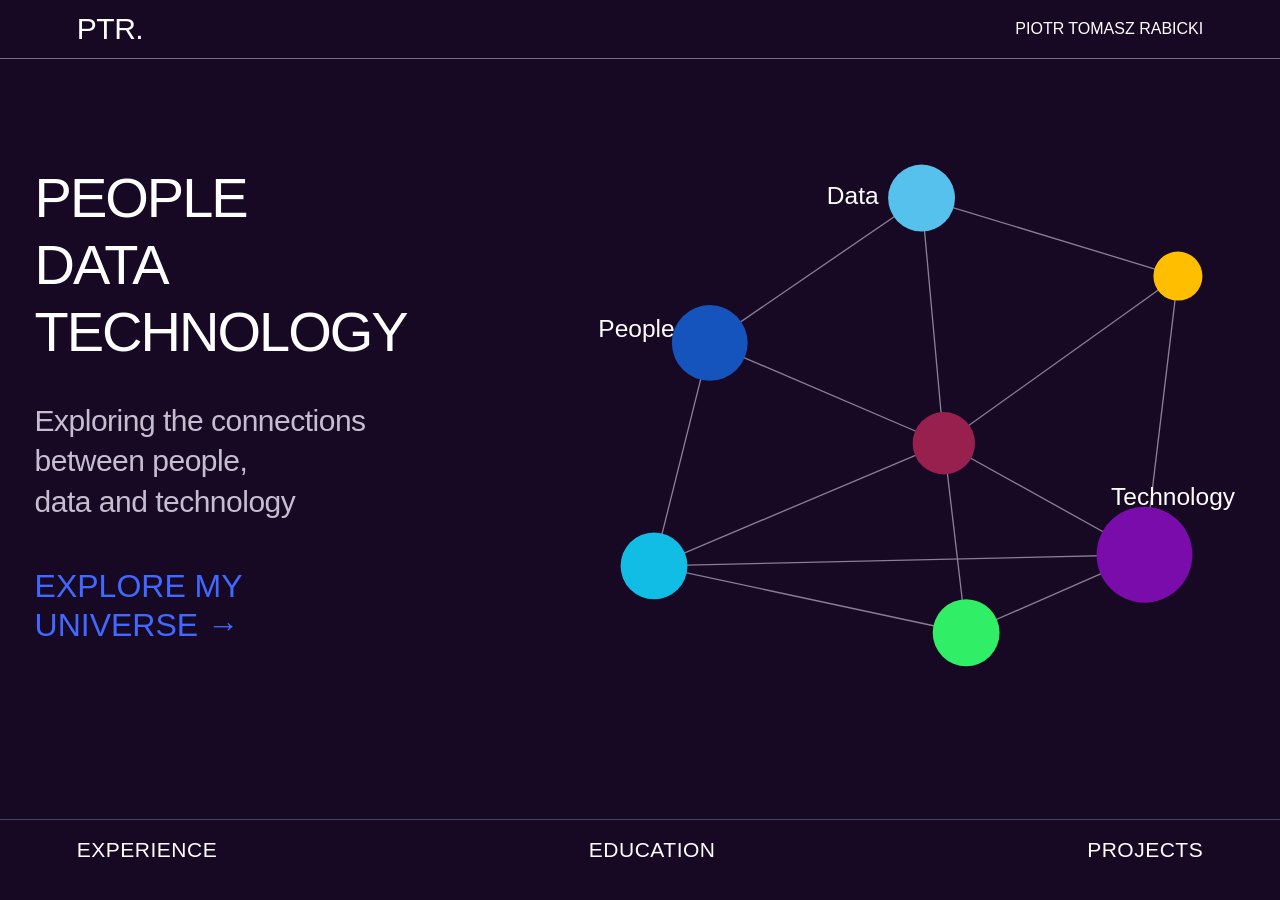
<file: index.html>
<!DOCTYPE html>
<html lang="en">
<head>
    <meta charset="UTF-8">
    <meta name="viewport" content="width=device-width, initial-scale=1.0">
    <title>PTR | People, Data & Technology</title>
    <link rel="stylesheet" href="css/style.css">
</head>

<body>
    <header>
        <div class="logo">PTR.</div>
        <div class="header-name">PIOTR TOMASZ RABICKI</div>    
    </header>

<main>
    <section class="hero">
        <h1>
            PEOPLE<br>
            DATA<br>
            TECHNOLOGY
        </h1>
            <p>
                Exploring the connections<br>
                between people,<br>
                data and technology
            </p>

            <a href="journey.html" class="explore-link">
                EXPLORE MY<br>
                UNIVERSE <span aria-hidden="true">→</span>
            </a>
    </section>

    <!-- Constellation graphic -->
<div class="constellation">
    <svg viewBox="0 0 600 500" xmlns="http://www.w3.org/2000/svg">

        <!-- Connecting lines -->
        <g stroke="#b8b0c5" stroke-width="1.2" opacity="0.7">
            <line x1="120" y1="200" x2="310" y2="70"/>
            <line x1="120" y1="200" x2="330" y2="290"/>
            <line x1="120" y1="200" x2="70" y2="400"/>
            <line x1="310" y1="70" x2="330" y2="290"/>
            <line x1="310" y1="70" x2="540" y2="140"/>
            <line x1="540" y1="140" x2="510" y2="390"/>
            <line x1="540" y1="140" x2="330" y2="290"/>
            <line x1="330" y1="290" x2="510" y2="390"/>
            <line x1="330" y1="290" x2="70" y2="400"/>
            <line x1="70" y1="400" x2="510" y2="390"/>
            <line x1="70" y1="400" x2="350" y2="460"/>
            <line x1="350" y1="460" x2="510" y2="390"/>
            <line x1="330" y1="290" x2="350" y2="460"/>
        </g>

        <!-- Colored nodes -->
        <circle cx="120" cy="200" r="34" fill="#1554bd"/>
        <circle cx="310" cy="70" r="30" fill="#55c1ec"/>
        <circle cx="540" cy="140" r="22" fill="#ffbf00"/>
        <circle cx="330" cy="290" r="28" fill="#98204e"/>
        <circle cx="70" cy="400" r="30" fill="#12bde5"/>
        <circle cx="350" cy="460" r="30" fill="#30ee65"/>
        <circle cx="510" cy="390" r="43" fill="#790caa"/>

        <!-- Labels -->
        <g fill="#ffffff" font-family="Arial, sans-serif" font-size="22">
            <text x="20" y="195">People</text>
            <text x="225" y="75">Data</text>
            <text x="480" y="345">Technology</text>
        </g>

    </svg>
</div>

</main>
    <footer class="home-footer">
        <a href="journey.html">EXPERIENCE</a>
        <a href="education.html">EDUCATION</a>
        <a href="projects.html">PROJECTS</a>
    </footer>
    
</body>
</html>
</file>
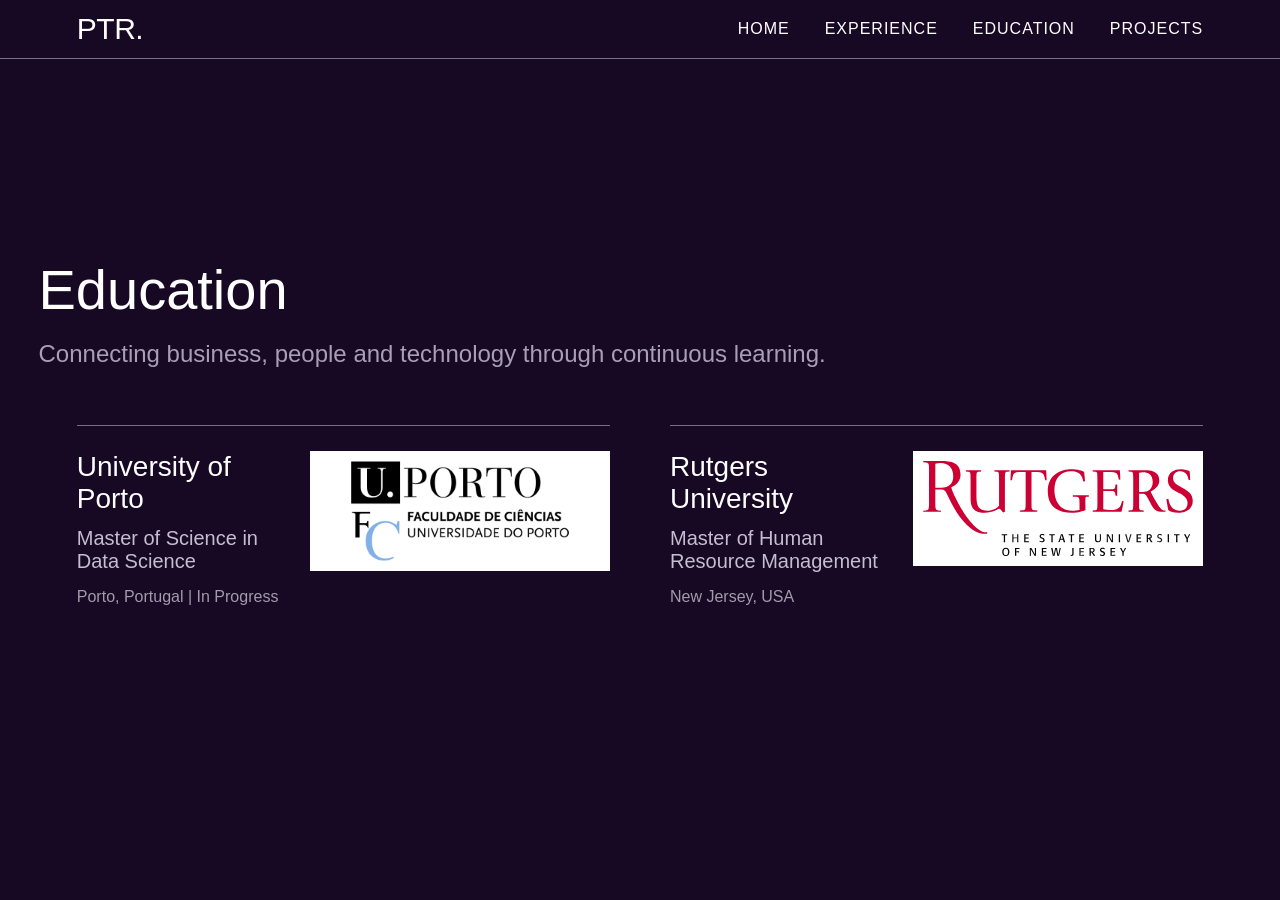
<file: education.html>
<!DOCTYPE html>
<html lang="en">
<head>
    <meta charset="UTF-8">
    <meta name="viewport" content="width=device-width, initial-scale=1.0">
    <title>Education | PTR</title>
    <link rel="stylesheet" href="css/style.css">
</head>

<body>
    <header class="journey-header">
        <a href="index.html" class="logo">PTR.</a>

        <nav class="journey-nav">
            <a href="index.html">HOME</a>
            <a href="journey.html">EXPERIENCE</a>
            <a href="education.html">EDUCATION</a>
            <a href="projects.html">PROJECTS</a>
        </nav>
    </header>

    <main class="education-main">
        <section class="education-intro">
            <h1>Education</h1>
            <p>Connecting business, people and technology through continuous learning.</p>
        </section>
            <section class="education-list">

            <article class="education-item">
                <div class="education-heading">
                    <div class="education-text">
                        <h2>University of Porto</h2>
                        <h3>Master of Science in Data Science</h3>
                        <p>Porto, Portugal | In Progress</p>
                    </div>
                    <img src="images/porto-logo.png" alt="University of Porto logo">
                </div>
            </article>

            <article class="education-item">
                <div class="education-heading">
                    <div class="education-text">
                        <h2>Rutgers University</h2>
                        <h3>Master of Human Resource Management</h3>
                        <p>New Jersey, USA</p>
                    </div>
                    <img src="images/rutgers-logo.svg" alt="Rutgers University logo">
                </div>
            </article>

        </section>
    </main>
</body>
</html>
</file>
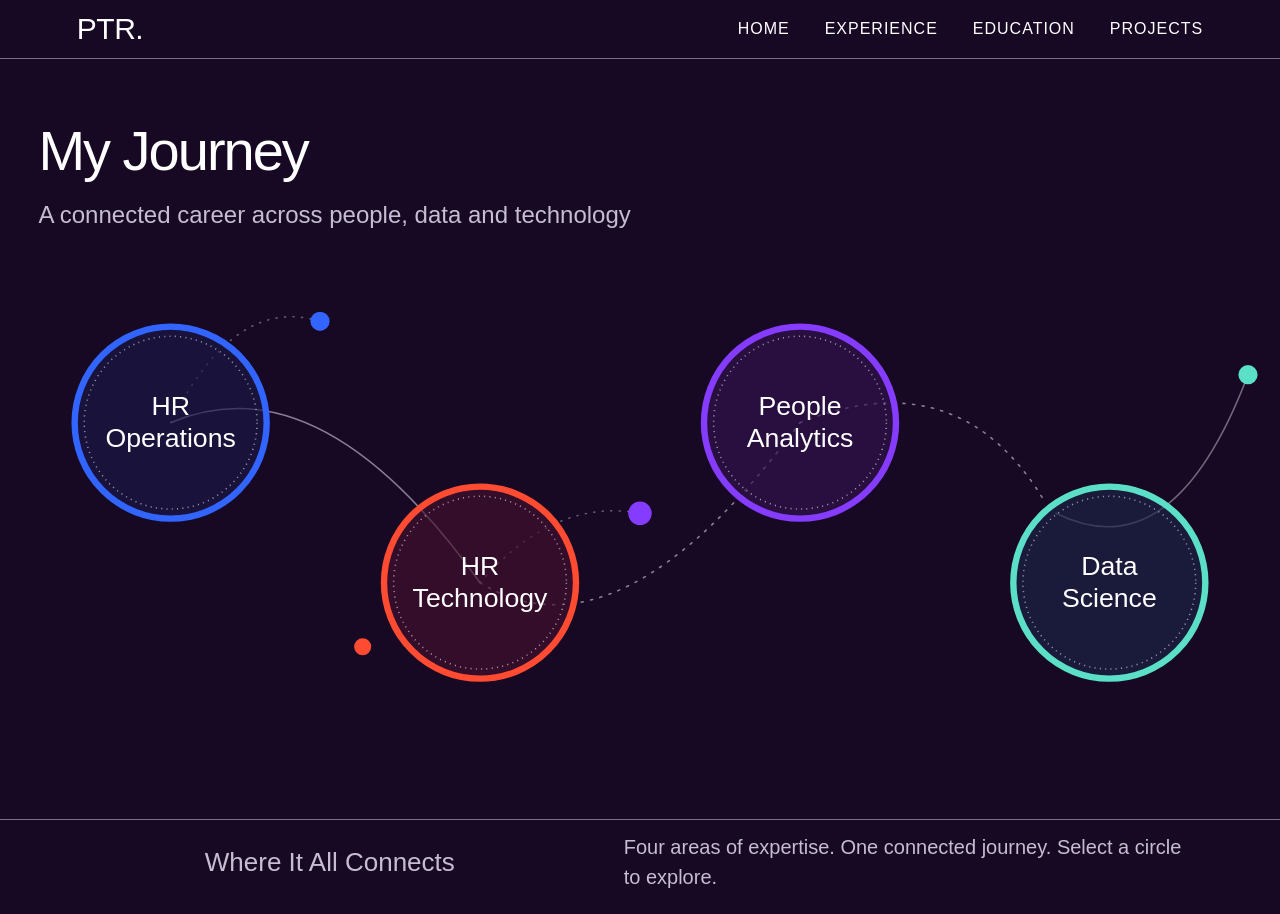
<file: journey.html>
<!DOCTYPE html>
<html lang="en">
<head>
    <meta charset="UTF-8">
    <meta name="viewport" content="width=device-width, initial-scale=1.0">
    <title>My Journey | PTR</title>
    <link rel="stylesheet" href="css/style.css">
</head>
<body>
    <header class="journey-header">
    <a href="index.html" class="logo">PTR.</a>

    <nav class="journey-nav">
        <a href="index.html">HOME</a>
        <a href="journey.html">EXPERIENCE</a>
        <a href="education.html">EDUCATION</a>
        <a href="projects.html">PROJECTS</a>
    </nav>
</header>
    <main class="journey-main">
    <section class="journey-intro">
        <h1>My Journey</h1>
        <p>A connected career across people, data and technology</p>
    </section>

    <!-- Career constellation -->
    <section class="journey-constellation">

        <svg viewBox="0 0 1200 500"
            xmlns="http://www.w3.org/2000/svg"
            role="img"
            aria-label="Career constellation connecting HR Operations, HR Technology, People Analytics and Data Science">
        
        <!-- Career constellation connections -->
        <g fill="none"
            stroke="#c6bdd0"
            stroke-width="1.5"
            stroke-opacity="0.65">

        <!-- HR Operations to HR Technology -->
        <path d="M 160 160 Q 300 100 450 310"/>

        <!-- HR Technology to People Analytics -->
        <path d="M 450 310 Q 580 390 750 160"
            stroke-dasharray="2 7"
            stroke-linecap="round"/>

        <!-- People Analytics to Data Science -->
        <path d="M 750 160 Q 900 100 980 235"
            stroke-dasharray="2 7"
            stroke-linecap="round"/>

        <!-- Additional constellation connections -->

        <!-- HR Operations to blue accent node -->
        <path d="M 160 160 Q 220 40 300 65"
            stroke-dasharray="1 7"
            stroke-linecap="round"
            stroke-opacity="0.45"/>

        <!-- HR Technology to purple accent node -->
        <path d="M 450 310 Q 520 230 600 245"
            stroke-dasharray="1 7"
            stroke-linecap="round"
            stroke-opacity="0.45"/>

        <!-- Data Science accent connection -->
        <path d="M 990 245 Q 1100 300 1170 115"
            fill="none"
            stroke="#a39aaa"
            stroke-width="1.5"
            stroke-opacity="0.65"
            stroke-linecap="round"/>

        </g>

        <!-- Small constellation nodes -->

        <circle cx="300" cy="65" r="9" fill="#3265ff"/>

        <circle cx="340" cy="370" r="8" fill="#ff4b32"/>

        <circle cx="600" cy="245" r="11" fill="#853cff"/>

        <circle cx="1170" cy="115" r="9" fill="#5be0c7"/>

        <!-- HR Operations -->
        <circle cx="160" cy="160" r="90"
            class="career-node"
            data-career="operations"
            aria-label="Explore HR Operations"
            role="button"
            tabindex="0"
            fill="#1b1745" fill-opacity="0.65"
            stroke="#3265ff" stroke-width="6"/>

        <!-- HR Technology -->
        <circle cx="450" cy="310" r="90"
            class="career-node"
            data-career="technology"
            role="button"
            tabindex="0"
            aria-label="Explore HR Technology"
            fill="#42102d" fill-opacity="0.65"
            stroke="#ff4b32" stroke-width="6"/>

        <!-- People Analytics -->
        <circle cx="750" cy="160" r="90"
            class="career-node"
            data-career="analytics"
            role="button"
            tabindex="0"
            aria-label="Explore People Analytics"
            fill="#32134e" fill-opacity="0.65"
            stroke="#853cff" stroke-width="6"/>

        <!-- Data Science -->
        <circle cx="1040" cy="310" r="90"
            class="career-node"
            data-career="science"
            role="button"
            tabindex="0"
            aria-label="Explore Data Science"
            fill="#1c2448" fill-opacity="0.65"
            stroke="#5be0c7" stroke-width="6"/>

        <!-- Dotted inner rings -->

        <g fill="none"
            stroke="#ffffff"
            stroke-width="1.5"
            stroke-opacity="0.55"
            stroke-dasharray="1 4">

            <!-- HR Operations -->
            <circle cx="160" cy="160" r="81"/>

            <!-- HR Technology -->
            <circle cx="450" cy="310" r="81"/>

            <!-- People Analytics -->
            <circle cx="750" cy="160" r="81"/>

            <!-- Data Science -->
            <circle cx="1040" cy="310" r="81"/>
        </g>

        <!-- Career node labels -->
        <g fill="#ffffff"
            font-family="Helvetica Neue, Arial, sans-serif"
            font-size="25"
            font-weight="400"
            text-anchor="middle">

                <!-- HR Operations -->
                <text x="160" y="153">HR</text>
                <text x="160" y="183">Operations</text>

                <!-- HR Technology -->
                <text x="450" y="303">HR</text>
                <text x="450" y="333">Technology</text>

                <!-- People Analytics -->
                <text x="750" y="153">People</text>
                <text x="750" y="183">Analytics</text>

                <!-- Data Science -->
                <text x="1040" y="303">Data</text>
                <text x="1040" y="333">Science</text>

        </g>
                </svg>

                <!-- Floating career description -->
                <div id="career-popup" class="career-popup" hidden>
                    <h3 id="popup-title"></h3>
                    <p id="popup-description"></p>
                </div>

                </section>
                </main>

        <!-- Career information panel -->
        <section class="journey-details">
            <h2 id="career-title">Where It All Connects</h2>
            <p id="career-description">Four areas of expertise. One connected journey. Select a circle to explore.</p>
        </section> 
    
    <script>
        const careerInfo = {
            operations: {
            title: 'HR Operations',
            description: 'Led global HR operations initiatives spanning workforce planning, talent acquisition, employee engagement, and organizational change. Worked across HR, Finance, and IT to improve processes, strengthen operational efficiency, and support business objectives.',
            color: '#3265ff'
        },
        technology: {
            title: 'HR Technology',
            description: 'Led HR technology transformation initiatives involving SAP SuccessFactors, Greenhouse, and other enterprise platforms. Managed systems integrations, process automation, and data governance initiatives to improve operational efficiency, data accuracy, and access to workforce information.',
            color: '#ff4b32'
        },
        analytics: {
            title: 'People Analytics',
            description: 'Led People Analytics teams and reporting strategies, translating complex workforce data into actionable insights for business leaders. Developed reporting frameworks and dashboards covering attrition, hiring, performance, headcount, and organizational trends to support informed workforce decisions.',
            color: '#853cff'
        },
        science: {
            title: 'Data Science',
            description: 'Expanding my People Analytics expertise through a Master’s in Data Science at the University of Porto. Developing advanced capabilities in statistics, programming, machine learning, and data visualization to bridge the gap between business challenges and analytical solutions.',
            color: '#5be0c7'
        }
    };

        const popup = document.getElementById('career-popup');
        const popupTitle = document.getElementById('popup-title');
        const popupDescription = document.getElementById('popup-description');

        let selectedCareer = null;

        document.querySelectorAll('.career-node').forEach(node => {
        node.addEventListener('click', function () {
            const career = this.dataset.career;

            // Clicking the same circle again closes the description
            if (selectedCareer === career) {
            popup.hidden = true;
            selectedCareer = null;
            return;
            }

            // Display the selected career information
            const info = careerInfo[career];

            popupTitle.textContent = info.title;
            popupTitle.style.color = info.color;
            popupDescription.textContent = info.description;

            popup.classList.toggle('technology', career === 'technology');
            popup.classList.toggle('analytics', career === 'analytics');
            popup.classList.toggle('science', career === 'science');

            popup.hidden = false;
            selectedCareer = career;
        });
    });
    </script>

</body>
</html>
</file>
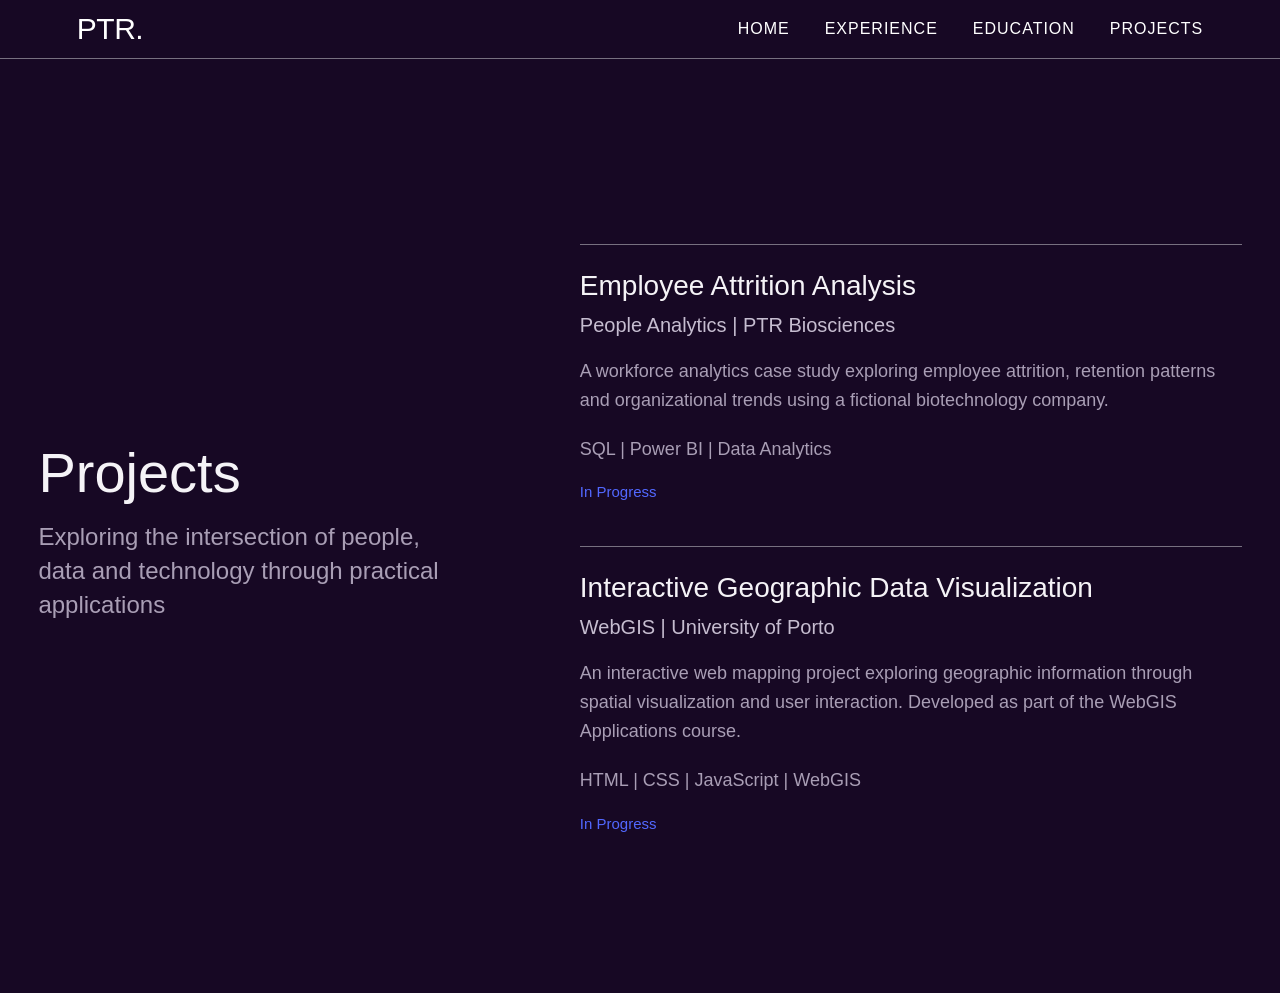
<file: projects.html>
<!DOCTYPE html>
<html lang="en">

<head>
    <meta charset="UTF-8">
    <meta name="viewport" content="width=device-width, initial-scale=1.0">
    <title>Projects | PTR</title>
    <link rel="stylesheet" href="css/style.css">
</head>

<body>
    <header class="journey-header">
        <a href="index.html" class="logo">PTR.</a>

        <nav class="journey-nav">
            <a href="index.html">HOME</a>
            <a href="journey.html">EXPERIENCE</a>
            <a href="education.html">EDUCATION</a>
            <a href="projects.html">PROJECTS</a>
        </nav>
    </header>

    <main class="projects-main">
        <section class="projects-intro">
            <h1>Projects</h1>
            <p>Exploring the intersection of people, data and technology through practical applications</p>
        </section>

        <section class="projects-list">

            <article class="project-item">
                <h2>Employee Attrition Analysis</h2>
                <h3>People Analytics | PTR Biosciences</h3>

                <p>
                    A workforce analytics case study exploring employee attrition,
                    retention patterns and organizational trends using a fictional
                    biotechnology company.
                </p>

                <p class="project-tools">
                    SQL | Power BI | Data Analytics
                </p>

                <span class="project-status">In Progress</span>
            </article>

            <article class="project-item">
                <h2>Interactive Geographic Data Visualization</h2>
                <h3>WebGIS | University of Porto</h3>

                <p>
                    An interactive web mapping project exploring geographic
                    information through spatial visualization and user interaction.
                    Developed as part of the WebGIS Applications course.
                </p>

                <p class="project-tools">
                    HTML | CSS | JavaScript | WebGIS
                </p>

                <span class="project-status">In Progress</span>
            </article>

        </section>

    </main>
</body>

</html>
</file>
<file: css/style.css>
/* PTR Portfolio — Global Styles */

* {
    margin: 0;
    padding: 0;
    box-sizing: border-box;
}

body {
    background-color: #170824;
    color: #ffffff;
    font-family: Arial, sans-serif;
    min-height: 100vh;
}
/* Header and navigation */

header {
    display: flex;
    justify-content: space-between;
    align-items: center;
    padding: 12px 6%;
    border-bottom: 1px solid #777080;
}

.logo {
    font-size: 30px;
    font-weight: 500;
    letter-spacing: -0.5px;
}

/* Menu button */

.menu-toggle {
    background: none;
    border: none;
    color: #ffffff;
    font-family: inherit;
    font-size: 18px;
    letter-spacing: 1px;
    cursor: pointer;
}

.menu-toggle:hover {
    color: #5be0c7;
}
/* Homepage hero section */

.hero {
    padding: 100px 6%;
    max-width: 700px;
}

.hero h1 {
    font-size: 56px;
    font-weight: 400;
    line-height: 1.2;
    letter-spacing: -2px;
}

.hero p {
    margin-top: 35px;
    font-size: 30px;
    font-weight: 300;
    line-height: 1.35;
    letter-spacing: -0.5px;
    color: #c6bdd0;
    max-width: none;
}
/* Homepage two-column layout */

main {
    display: grid;
    grid-template-columns: 45% 55%;
    align-items: center;
    min-height: calc(100vh - 140px);
    transform: translateY(-35px);
}

.hero {
    padding: 60px 0 60px 6%;
    max-width: none;
}

.constellation {
    width: 100%;
    padding: 20px 5% 20px 0;
    transform: translateY(-5px);
}

.constellation svg {
    display: block;
    width: 100%;
    height: auto;
}
/* Homepage explore link */

.explore-link {
    display: inline-block;
    margin-top: 45px;
    color: #4169ff;
    font-size: 32px;
    font-weight: 400;
    line-height: 1.2;
    letter-spacing: 0;
    text-decoration: none;
}

.explore-link:hover {
    color: #5be0c7;
}
/* Homepage bottom navigation */

.home-footer a {
    color: #ffffff;
    text-decoration: none;
    font-family: "Helvetica Neue", Helvetica, Arial, sans-serif;
    font-size: 21px;
    font-weight: 300;
    letter-spacing: 0.5px;
}

.home-footer {
    display: flex;
    justify-content: space-between;
    align-items: center;
    margin: 0;
    padding: 18px 6%;
    border-top: 1px solid #39486b;
}

.home-footer a:hover {
    color: #4169ff;
}
/* MY JOURNEY PAGE */

/* Logo link */
.journey-header .logo {
    color: #ffffff;
    text-decoration: none;
}

/* Journey navigation */
.journey-nav {
    display: flex;
    gap: 35px;
}

.journey-nav a {
    color: #ffffff;
    text-decoration: none;
    font-family: "Helvetica Neue", Helvetica, Arial, sans-serif;
    font-size: 16px;
    font-weight: 300;
    letter-spacing: 1px;
}

.journey-nav a:hover {
    color: #5be0c7;
}

/* Journey introduction */
.journey-intro {
    padding: clamp(20px, 5vh, 55px) 3% 20px;
}

.journey-intro h1 {
    font-size: 56px;
    font-weight: 400;
    letter-spacing: -2px;
    margin-bottom: 15px;
}

.journey-intro p {
    font-size: 24px;
    font-weight: 300;
    line-height: 1.4;
    color: #c6bdd0;
}
/* MY JOURNEY — Career information panel */

.journey-details {
    display: grid;
    grid-template-columns: 45% 1fr;
    gap: 40px;
    align-items: center;
    margin: clamp(10px, 3vh, 20px) 0 0;
    padding: 12px 6% 22px;
    background: transparent;
    border: none;
    border-top: 1px solid #777080;
    border-radius: 0;
}

.journey-details h2 {
    flex: 1;
    font-family: "Helvetica Neue", Helvetica, Arial, sans-serif;
    font-size: clamp(18px, 2.2vw, 26px);
    font-weight: 300;
    color: #c6bdd0;
    margin: 0;
    padding-left: clamp(0px, 10vw, 150px);
}

.journey-details p {
    flex: 1;
    font-family: "Helvetica Neue", Helvetica, Arial, sans-serif;
    font-size: clamp(14px, 1.7vw, 20px);
    margin-top: -5px;
    font-weight: 300;
    line-height: 1.5;
    color: #c6bdd0;
    margin: 0;
}

/* Journey constellation layout */

.journey-constellation {
    width: 100%;
    max-width: 1400px;
    margin: 0 auto;
    position: relative;
}

.journey-constellation svg {
    display: block;
    width: 100%;
    height: auto;
}
/* Allow clicks to pass through career labels and decorative rings */
.journey-constellation text,
.journey-constellation circle[r="81"] {
    pointer-events: none;
}
/* Floating career descriptions */
.career-popup {
    position: absolute;
    top: 2%;
    left: 31%;
    width: 280px;
    z-index: 10;
    pointer-events: none;
}

.career-popup[hidden] {
    display: none;
}

.career-popup h3 {
    font-family: "Helvetica Neue", Helvetica, Arial, sans-serif;
    font-size: clamp(12px, 1.2vw, 16px);
    font-weight: 400;
    color: #3265ff;
    margin: 0 0 10px;
}

.career-popup p {
    font-family: "Helvetica Neue", Helvetica, Arial, sans-serif;
    font-size: clamp(10px, 1vw, 16px);
    font-weight: 300;
    line-height: 1.5;
    color: #c6bdd0;
    margin: 0;
}
/* Prevent accidental text selection in the constellation */
.journey-constellation {
    user-select: none;
    -webkit-user-select: none;
}
/* HR Technology description position */
.career-popup.technology {
    top: 55%;
    left: 7%;
    width: 280px;
}
/* People Analytics description position */
.career-popup.analytics {
    top: -20%;
    left: 71%;
    width: 260px;
}
/* Data Science description position */
.career-popup.science {
    top: 55%;
    left: 57%;
    width: 280px;
}
@media (max-width: 900px) {
    .journey-details {
        grid-template-columns: 35% 1fr;
        gap: 12px;
    }

    .journey-details h2 {
        padding-left: 0;
    }
}
body:has(.journey-constellation) {
    display: block;
    min-height: 0;
}
/* Journey page main layout */
.journey-main {
    display: flex;
    flex-direction: column;
    justify-content: center;
    align-items: stretch;
    min-height: calc(100vh - 160px);
    transform: none;
}
/* EDUCATION PAGE */

.education-main {
    display: flex;
    flex-direction: column;
    justify-content: center;
    align-items: stretch;
    min-height: calc(100vh - 140px);
    transform: none;
    padding: 40px 6%;
}

.education-intro {
    margin-bottom: 55px;
    margin-left: -3.4%;
}

.education-intro h1 {
    font-size: 56px;
    font-weight: 400;
    margin-bottom: 15px;
}

.education-intro p {
    font-size: 24px;
    font-weight: 300;
    color: #a99eb5;
    line-height: 1.4;
}

.education-list {
    display: grid;
    grid-template-columns: 1fr 1fr;
    gap: 60px;
}

.education-item {
    border-top: 1px solid #777080;
    padding-top: 25px;
}

.education-item h2 {
    font-size: 28px;
    font-weight: 400;
    margin-bottom: 15px;
}

.education-item h3 {
    font-size: 20px;
    font-weight: 300;
    color: #c6bdd0;
    margin-bottom: 15px;
}

.education-item p {
    font-size: 16px;
    color: #a39aaa;
}
/* Rutgers logo background */
.education-item:nth-child(2) img {
    background-color: #ffffff;
    padding: 10px;
}
/* Education university names and logos */
.education-heading {
    display: flex;
    align-items: flex-start;
    justify-content: space-between;
    gap: 20px;
    margin-bottom: 15px;
}

.education-heading h2 {
    margin-bottom: 0;
}

.education-heading img {
    width: 300px;
    height: auto;
    object-fit: contain;
}
.education-item:nth-child(2) .education-heading img {
    width: 380px;
}
.education-heading img[src*="rutgers-logo"] {
    width: 290px !important;
    height: auto;
}
.education-text {
    display: flex;
    flex-direction: column;
    align-items: flex-start;
    gap: 12px;
}
.education-text p {
    margin-top: -12px;
}
/* PROJECTS PAGE */

.projects-main {
    padding: 220px 3% 80px;
}

.projects-intro {
    margin-bottom: 60px;
}

.projects-intro h1 {
    font-size: 56px;
    font-weight: 400;
    color: #f5f3f7;
    margin-bottom: 15px;
}

.projects-intro p {
    font-size: 24px;
    font-weight: 300;
    color: #a99eb5;
    line-height: 1.4;
    max-width: 420px;
}
/* PROJECT ENTRIES */

.project-item {
    border-top: 1px solid #777080;
    padding-top: 25px;
    padding-bottom: 45px;
}

.project-item h2 {
    font-size: 28px;
    font-weight: 400;
    color: #f5f3f7;
    margin-bottom: 12px;
}

.project-item h3 {
    font-size: 20px;
    font-weight: 300;
    color: #c6bdd0;
    margin-bottom: 20px;
}

.project-item p {
    font-size: 18px;
    font-weight: 300;
    color: #a99eb5;
    line-height: 1.6;
    max-width: 800px;
    margin-bottom: 20px;
}

.project-tools {
    color: #c6bdd0;
}

.project-status {
    display: inline-block;
    font-size: 15px;
    color: #5268ff;
}
/* CONTACT PAGE */

.contact-main {
    display: grid;
    grid-template-columns: 42% 58%;
    align-items: center;
    min-height: calc(100vh - 65px);
    padding: 80px 3%;
    box-sizing: border-box;
}

.contact-intro h1 {
    font-size: 56px;
    font-weight: 400;
    color: #f5f3f7;
    margin-bottom: 15px;
}

.contact-intro p {
    font-size: 24px;
    font-weight: 300;
    color: #a99eb5;
    line-height: 1.4;
    max-width: none;
    white-space: nowrap;    
}

.contact-content {
    padding-left: 30px;
}

.contact-form {
    display: flex;
    flex-direction: column;
    gap: 12px;
    padding-top: 25px;
}

.contact-form label {
    font-size: 18px;
    font-weight: 300;
    color: #c6bdd0;
}

.contact-form input,
.contact-form textarea {
    background-color: transparent;
    border: 1px solid #777080;
    border-radius: 4px;
    padding: 12px;
    font-family: inherit;
    font-size: 16px;
    color: #f5f3f7;
    box-sizing: border-box;
    width: 100%;
}

.contact-form textarea {
    resize: vertical;
}

.contact-form button {
    align-self: flex-start;
    background-color: transparent;
    border: 1px solid #5268ff;
    color: #5268ff;
    padding: 12px 25px;
    font-family: inherit;
    font-size: 16px;
    cursor: pointer;
    margin-top: 10px;
}

.contact-form button:hover {
    background-color: #5268ff;
    color: #ffffff;
}
/* Keep navigation above page content */
.journey-header {
    position: relative;
    z-index: 10;
}
/* Experience descriptions on narrower screens */
@media (max-width: 1100px) {
    .career-popup,
    .career-popup.technology,
    .career-popup.analytics,
    .career-popup.science {
        position: relative;
        top: auto;
        left: auto;
        width: 90%;
        max-width: 500px;
        margin: 20px auto;
    }
}
</file>
